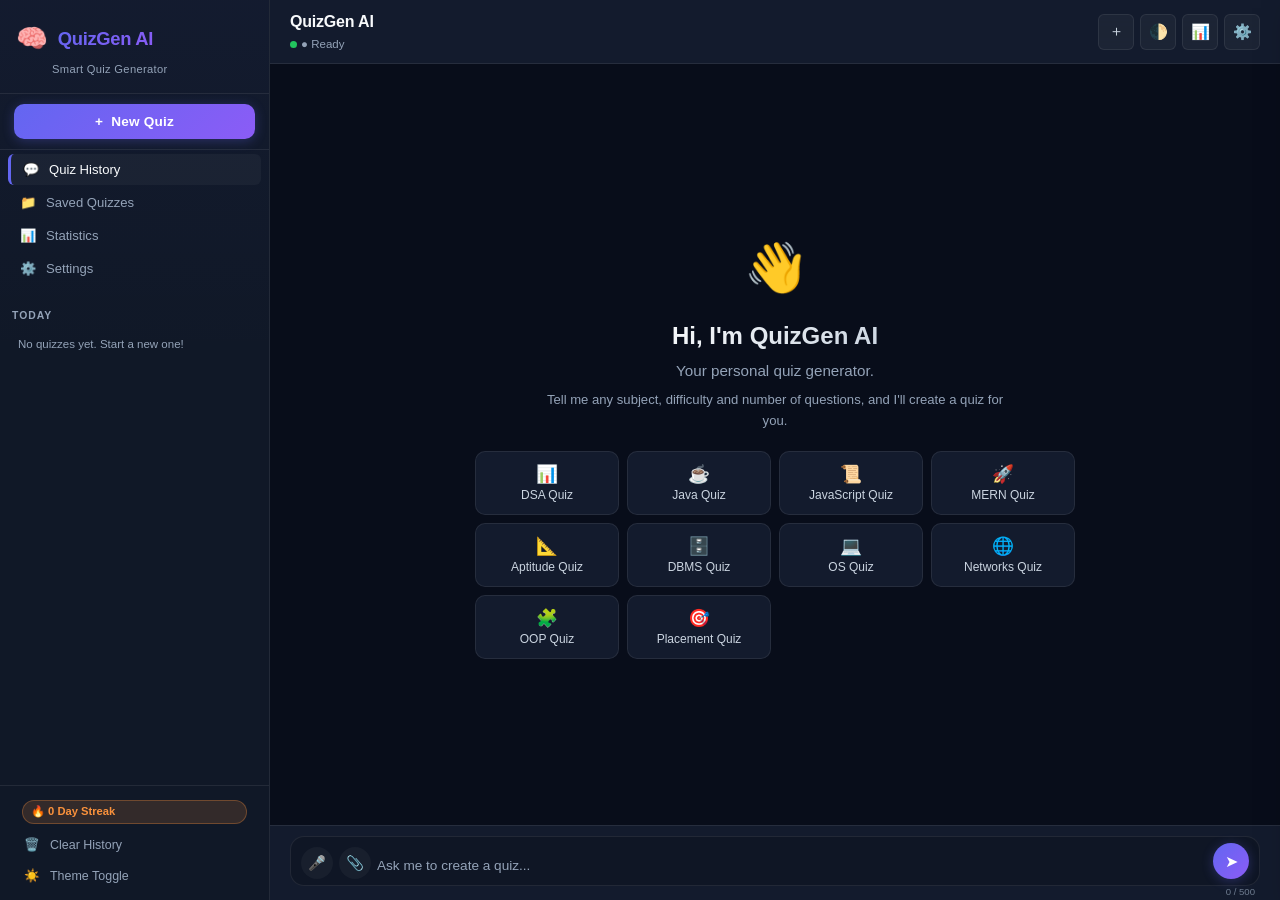
<file: index.html>
<!DOCTYPE html>
<html lang="en">
<head>
    <meta charset="UTF-8">
    <meta name="viewport" content="width=device-width, initial-scale=1.0">
    <title>QuizGen AI – Quiz Generator Chatbot</title>
    <link rel="stylesheet" href="style.css">
</head>
<body>
    <div class="app-container" id="appContainer">
        <div class="sidebar-overlay" id="sidebarOverlay"></div>

        <!-- SIDEBAR -->
        <aside class="sidebar" id="sidebar" aria-label="Sidebar navigation">
            <div class="sidebar-header">
                <div class="sidebar-logo"><span class="logo-icon">🧠</span><span class="logo-text">QuizGen AI</span></div>
                <div class="sidebar-subtitle">Smart Quiz Generator</div>
            </div>
            <div class="sidebar-actions">
                <button class="btn-new-quiz" id="btnNewQuiz" title="Create a new quiz"><span>+</span> New Quiz</button>
            </div>
            <nav class="sidebar-nav" aria-label="Quiz navigation">
                <button class="sidebar-nav-btn active" data-nav="history" id="navHistory"><span>💬</span> Quiz History</button>
                <button class="sidebar-nav-btn" data-nav="saved" id="navSaved"><span>📁</span> Saved Quizzes</button>
                <button class="sidebar-nav-btn" data-nav="stats" id="navStats"><span>📊</span> Statistics</button>
                <button class="sidebar-nav-btn" data-nav="settings" id="navSettings"><span>⚙️</span> Settings</button>
            </nav>
            <div class="sidebar-history" id="sidebarHistory">
                <div class="history-label">Today</div>
                <div id="historyToday"></div>
                <div class="history-label" id="yesterdayLabel" style="display:none;">Yesterday</div>
                <div id="historyYesterday"></div>
                <div class="history-label" id="olderLabel" style="display:none;">Older</div>
                <div id="historyOlder"></div>
            </div>
            <div class="sidebar-footer">
                <span class="streak-badge" id="streakBadge">🔥 0 Day Streak</span>
                <button class="sidebar-footer-btn" id="btnClearHistory" title="Clear all history"><span>🗑️</span> Clear History</button>
                <button class="sidebar-footer-btn" id="btnThemeToggle" title="Toggle dark/light mode"><span>🌙</span> Theme Toggle</button>
            </div>
        </aside>

        <!-- MAIN CHAT AREA -->
        <main class="main-chat" id="mainChat">
            <header class="chat-header">
                <div class="chat-header-left">
                    <button class="hamburger-btn" id="hamburgerBtn" aria-label="Toggle sidebar">☰</button>
                    <div>
                        <div class="chat-header-title">QuizGen AI</div>
                        <div class="chat-header-subtitle"><span class="status-dot"></span><span>● Ready</span></div>
                    </div>
                </div>
                <div class="chat-header-actions">
                    <button class="btn-icon" id="btnHeaderNew" title="New Quiz"><span>＋</span><span class="tooltip">New Quiz</span></button>
                    <button class="btn-icon" id="btnHeaderTheme" title="Toggle Theme"><span>🌓</span><span class="tooltip">Theme</span></button>
                    <button class="btn-icon" id="btnHeaderStats" title="Statistics"><span>📊</span><span class="tooltip">Statistics</span></button>
                    <button class="btn-icon" id="btnHeaderSettings" title="Settings"><span>⚙️</span><span class="tooltip">Settings</span></button>
                </div>
            </header>

            <div class="messages-container" id="messagesContainer"></div>

            <!-- QUIZ INTERFACE -->
            <div class="quiz-interface" id="quizInterface"></div>

            <!-- RESULT SCREEN -->
            <div class="result-screen" id="resultScreen"></div>

            <div class="input-area" id="inputArea">
                <div class="input-container" id="inputContainer">
                    <button class="input-btn" id="btnVoice" title="Voice input (UI only)">🎤</button>
                    <button class="input-btn" id="btnAttachment" title="Attachment (UI only)">📎</button>
                    <textarea id="chatInput" rows="1" placeholder="Ask me to create a quiz..." maxlength="500"></textarea>
                    <button class="input-btn send-btn" id="btnSend" title="Send">➤</button>
                    <span class="char-counter" id="charCounter">0 / 500</span>
                </div>
            </div>
        </main>
    </div>

    <!-- MODALS -->
    <div class="modal-overlay" id="modalOverlay">
        <div class="modal" id="customQuizModal">
            <div class="modal-header">
                <span class="modal-title">⚙️ Custom Quiz Builder</span>
                <button class="modal-close" id="btnCloseModal">✕</button>
            </div>
            <div class="modal-body">
                <div class="form-group">
                    <label class="form-label">Subject</label>
                    <select class="form-select" id="formSubject"></select>
                </div>
                <div class="form-group">
                    <label class="form-label">Topic (optional)</label>
                    <select class="form-select" id="formTopic"><option value="">All Topics</option></select>
                </div>
                <div class="form-group">
                    <label class="form-label">Difficulty</label>
                    <select class="form-select" id="formDifficulty"><option value="easy">Easy</option><option value="medium" selected>Medium</option><option value="hard">Hard</option></select>
                </div>
                <div class="form-group">
                    <label class="form-label">Number of Questions</label>
                    <select class="form-select" id="formQuestionCount"><option value="5">5</option><option value="10" selected>10</option><option value="15">15</option><option value="20">20</option></select>
                </div>
                <div class="form-group">
                    <label class="form-label">Quiz Mode</label>
                    <select class="form-select" id="formMode"><option value="exam" selected>Exam Mode</option><option value="practice">Practice Mode</option><option value="instant">Instant Feedback</option></select>
                </div>
                <div class="form-group">
                    <label class="form-label">Timer</label>
                    <select class="form-select" id="formTimer"><option value="on">On</option><option value="off">Off</option></select>
                </div>
            </div>
            <div class="modal-footer">
                <button class="btn btn-secondary" id="btnCancelModal">Cancel</button>
                <button class="btn btn-primary" id="btnGenerateModal">Generate Quiz</button>
            </div>
        </div>
    </div>

    <!-- STATS DRAWER -->
    <div class="stats-drawer" id="statsDrawer">
        <div class="stats-drawer-header">
            <span class="modal-title">📊 Statistics</span>
            <button class="modal-close" id="btnCloseStats">✕</button>
        </div>
        <div class="stats-drawer-body" id="statsDrawerBody"></div>
    </div>

    <div class="toast-container" id="toastContainer"></div>
<script src="script.js"></script>
</body>
</html>
</file>
<file: style.css>
:root {
            --bg-primary: #080D1A;
            --bg-secondary: #101827;
            --bg-card: #172033;
            --bg-card-hover: #1e2a42;
            --bg-glass: rgba(23, 32, 51, 0.8);
            --bg-glass-light: rgba(255, 255, 255, 0.04);
            --bg-input: #0f1625;
            --primary: #6366F1;
            --primary-hover: #7c7ff5;
            --secondary: #8B5CF6;
            --secondary-hover: #9d70f8;
            --accent: #06B6D4;
            --accent-hover: #0ac6e4;
            --success: #22C55E;
            --warning: #F59E0B;
            --danger: #EF4444;
            --text-primary: #F8FAFC;
            --text-secondary: #cbd5e1;
            --text-muted: #94A3B8;
            --border-color: rgba(255, 255, 255, 0.08);
            --border-glass: rgba(255, 255, 255, 0.08);
            --shadow-sm: 0 2px 8px rgba(0, 0, 0, 0.3);
            --shadow-md: 0 4px 16px rgba(0, 0, 0, 0.4);
            --shadow-lg: 0 8px 32px rgba(0, 0, 0, 0.5);
            --shadow-glow: 0 0 20px rgba(99, 102, 241, 0.3);
            --radius-sm: 6px;
            --radius-md: 10px;
            --radius-lg: 14px;
            --radius-xl: 18px;
            --radius-full: 50px;
            --transition-fast: 0.15s ease;
            --transition-med: 0.3s ease;
            --transition-slow: 0.5s ease;
            --font-family: 'Segoe UI', -apple-system, BlinkMacSystemFont, 'Helvetica Neue', Arial, sans-serif;
            --sidebar-width: 270px;
            --header-height: 64px;
            --input-height: 60px;
            --scrollbar-width: 6px;
            --quiz-max-width: 800px;
        }

        [data-theme="light"] {
            --bg-primary: #f0f4f8;
            --bg-secondary: #ffffff;
            --bg-card: #ffffff;
            --bg-card-hover: #f1f5f9;
            --bg-glass: rgba(255, 255, 255, 0.85);
            --bg-glass-light: rgba(0, 0, 0, 0.03);
            --bg-input: #f8fafc;
            --text-primary: #0f172a;
            --text-secondary: #1e293b;
            --text-muted: #64748b;
            --border-color: rgba(0, 0, 0, 0.1);
            --border-glass: rgba(0, 0, 0, 0.08);
            --shadow-sm: 0 2px 8px rgba(0, 0, 0, 0.06);
            --shadow-md: 0 4px 16px rgba(0, 0, 0, 0.08);
            --shadow-lg: 0 8px 32px rgba(0, 0, 0, 0.1);
            --shadow-glow: 0 0 20px rgba(99, 102, 241, 0.15);
        }

        *,
        *::before,
        *::after {
            margin: 0;
            padding: 0;
            box-sizing: border-box;
        }

        html {
            scroll-behavior: smooth;
            font-size: 16px;
        }

        body {
            font-family: var(--font-family);
            background: var(--bg-primary);
            color: var(--text-primary);
            line-height: 1.6;
            overflow: hidden;
            height: 100vh;
            width: 100vw;
            transition: background var(--transition-med), color var(--transition-med);
            -webkit-font-smoothing: antialiased;
            -moz-osx-font-smoothing: grayscale;
        }

        ::-webkit-scrollbar {
            width: var(--scrollbar-width);
            height: var(--scrollbar-width);
        }
        ::-webkit-scrollbar-track {
            background: transparent;
        }
        ::-webkit-scrollbar-thumb {
            background: var(--text-muted);
            border-radius: 3px;
        }
        ::-webkit-scrollbar-thumb:hover {
            background: var(--primary);
        }

        .app-container {
            display: flex;
            height: 100vh;
            width: 100vw;
            overflow: hidden;
            position: relative;
        }

        /* SIDEBAR */
        .sidebar {
            width: var(--sidebar-width);
            min-width: var(--sidebar-width);
            background: var(--bg-secondary);
            border-right: 1px solid var(--border-glass);
            display: flex;
            flex-direction: column;
            height: 100%;
            transition: transform var(--transition-med), width var(--transition-med);
            z-index: 100;
            position: relative;
            overflow: hidden;
        }
        .sidebar::before {
            content: '';
            position: absolute;
            top: 0;
            left: 0;
            right: 0;
            bottom: 0;
            background: linear-gradient(180deg, rgba(99, 102, 241, 0.04) 0%, transparent 40%);
            pointer-events: none;
        }
        .sidebar-header {
            padding: 18px 16px 14px;
            border-bottom: 1px solid var(--border-glass);
            flex-shrink: 0;
            position: relative;
            z-index: 2;
        }
        .sidebar-logo {
            display: flex;
            align-items: center;
            gap: 10px;
            font-size: 1.15rem;
            font-weight: 700;
            color: var(--text-primary);
            letter-spacing: -0.3px;
        }
        .sidebar-logo .logo-icon {
            font-size: 1.6rem;
        }
        .sidebar-logo .logo-text {
            background: linear-gradient(135deg, var(--primary), var(--secondary));
            -webkit-background-clip: text;
            -webkit-text-fill-color: transparent;
            background-clip: text;
        }
        .sidebar-subtitle {
            font-size: 0.7rem;
            color: var(--text-muted);
            margin-top: 2px;
            padding-left: 36px;
            letter-spacing: 0.3px;
        }
        .sidebar-actions {
            padding: 10px 14px;
            border-bottom: 1px solid var(--border-glass);
            flex-shrink: 0;
            position: relative;
            z-index: 2;
            display: flex;
            flex-direction: column;
            gap: 4px;
        }
        .btn-new-quiz {
            width: 100%;
            padding: 10px 14px;
            background: linear-gradient(135deg, var(--primary), var(--secondary));
            color: #fff;
            border: none;
            border-radius: var(--radius-md);
            font-size: 0.85rem;
            font-weight: 600;
            cursor: pointer;
            display: flex;
            align-items: center;
            justify-content: center;
            gap: 8px;
            transition: all var(--transition-fast);
            letter-spacing: 0.2px;
            box-shadow: 0 2px 12px rgba(99, 102, 241, 0.3);
            font-family: inherit;
        }
        .btn-new-quiz:hover {
            transform: translateY(-1px);
            box-shadow: 0 4px 20px rgba(99, 102, 241, 0.45);
            background: linear-gradient(135deg, var(--primary-hover), var(--secondary-hover));
        }
        .sidebar-nav {
            padding: 4px 8px;
            position: relative;
            z-index: 2;
        }
        .sidebar-nav-btn {
            width: 100%;
            padding: 8px 12px;
            background: transparent;
            border: none;
            color: var(--text-muted);
            font-size: 0.82rem;
            cursor: pointer;
            display: flex;
            align-items: center;
            gap: 10px;
            border-radius: var(--radius-sm);
            transition: all var(--transition-fast);
            text-align: left;
            font-family: inherit;
            margin-bottom: 2px;
        }
        .sidebar-nav-btn:hover {
            background: var(--bg-glass-light);
            color: var(--text-primary);
        }
        .sidebar-nav-btn.active {
            background: var(--bg-glass-light);
            border-left: 3px solid var(--primary);
            color: var(--text-primary);
        }
        .sidebar-history {
            flex: 1;
            overflow-y: auto;
            padding: 8px 12px;
            min-height: 0;
            position: relative;
            z-index: 2;
        }
        .history-label {
            font-size: 0.65rem;
            text-transform: uppercase;
            letter-spacing: 1px;
            color: var(--text-muted);
            margin: 10px 0 4px;
            font-weight: 600;
        }
        .history-item {
            padding: 8px 10px;
            border-radius: var(--radius-sm);
            cursor: pointer;
            font-size: 0.8rem;
            color: var(--text-secondary);
            display: flex;
            align-items: center;
            gap: 8px;
            transition: all var(--transition-fast);
            margin-bottom: 2px;
            word-break: break-word;
        }
        .history-item:hover {
            background: var(--bg-glass-light);
            color: var(--text-primary);
        }
        .history-item .history-icon {
            font-size: 0.85rem;
            flex-shrink: 0;
        }
        .history-item .history-title {
            flex: 1;
            overflow: hidden;
            text-overflow: ellipsis;
            white-space: nowrap;
            font-size: 0.78rem;
        }
        .history-item .history-delete {
            font-size: 0.75rem;
            color: var(--text-muted);
            cursor: pointer;
            opacity: 0;
            transition: opacity var(--transition-fast);
            flex-shrink: 0;
            padding: 2px 4px;
            border-radius: 4px;
            border: none;
            background: transparent;
        }
        .history-item:hover .history-delete {
            opacity: 1;
        }
        .history-item .history-delete:hover {
            color: var(--danger);
            background: rgba(239, 68, 68, 0.1);
        }
        .sidebar-footer {
            padding: 10px 14px;
            border-top: 1px solid var(--border-glass);
            flex-shrink: 0;
            display: flex;
            flex-direction: column;
            gap: 2px;
            position: relative;
            z-index: 2;
        }
        .sidebar-footer-btn {
            padding: 7px 10px;
            background: transparent;
            border: none;
            color: var(--text-muted);
            font-size: 0.78rem;
            cursor: pointer;
            display: flex;
            align-items: center;
            gap: 10px;
            border-radius: var(--radius-sm);
            transition: all var(--transition-fast);
            text-align: left;
            font-family: inherit;
        }
        .sidebar-footer-btn:hover {
            background: var(--bg-glass-light);
            color: var(--text-primary);
        }
        .streak-badge {
            display: inline-flex;
            align-items: center;
            gap: 4px;
            background: rgba(251, 146, 60, 0.15);
            border: 1px solid rgba(251, 146, 60, 0.3);
            border-radius: var(--radius-full);
            padding: 2px 8px;
            font-size: 0.7rem;
            font-weight: 600;
            color: #fb923c;
            margin: 4px 8px;
        }

        /* MAIN CHAT AREA */
        .main-chat {
            flex: 1;
            display: flex;
            flex-direction: column;
            height: 100%;
            min-width: 0;
            position: relative;
            background: var(--bg-primary);
        }
        .chat-header {
            height: var(--header-height);
            padding: 0 20px;
            display: flex;
            align-items: center;
            justify-content: space-between;
            border-bottom: 1px solid var(--border-glass);
            background: var(--bg-glass);
            backdrop-filter: blur(20px);
            -webkit-backdrop-filter: blur(20px);
            flex-shrink: 0;
            z-index: 10;
        }
        .chat-header-left {
            display: flex;
            align-items: center;
            gap: 10px;
            min-width: 0;
        }
        .hamburger-btn {
            display: none;
            width: 36px;
            height: 36px;
            border-radius: var(--radius-sm);
            background: var(--bg-glass-light);
            border: 1px solid var(--border-glass);
            color: var(--text-secondary);
            cursor: pointer;
            align-items: center;
            justify-content: center;
            font-size: 1rem;
            transition: all var(--transition-fast);
            flex-shrink: 0;
            font-family: inherit;
        }
        .hamburger-btn:hover {
            background: var(--bg-card-hover);
            color: var(--text-primary);
        }
        .chat-header-title {
            font-size: 1rem;
            font-weight: 700;
            color: var(--text-primary);
            letter-spacing: -0.2px;
        }
        .chat-header-subtitle {
            font-size: 0.72rem;
            color: var(--text-muted);
            display: flex;
            align-items: center;
            gap: 4px;
        }
        .status-dot {
            width: 7px;
            height: 7px;
            border-radius: 50%;
            background: var(--success);
            display: inline-block;
            animation: statusPulse 2s ease-in-out infinite;
            flex-shrink: 0;
        }
        @keyframes statusPulse {
            0%,
            100% {
                box-shadow: 0 0 0 0 rgba(34, 197, 94, 0.5);
            }
            50% {
                box-shadow: 0 0 0 5px rgba(34, 197, 94, 0);
            }
        }
        .chat-header-actions {
            display: flex;
            gap: 6px;
            align-items: center;
            flex-shrink: 0;
        }
        .btn-icon {
            width: 36px;
            height: 36px;
            border-radius: var(--radius-sm);
            background: var(--bg-glass-light);
            border: 1px solid var(--border-glass);
            color: var(--text-secondary);
            cursor: pointer;
            display: flex;
            align-items: center;
            justify-content: center;
            font-size: 0.95rem;
            transition: all var(--transition-fast);
            position: relative;
            font-family: inherit;
        }
        .btn-icon:hover {
            background: var(--bg-card-hover);
            color: var(--text-primary);
            border-color: var(--border-color);
        }
        .btn-icon .tooltip {
            position: absolute;
            bottom: -28px;
            left: 50%;
            transform: translateX(-50%);
            font-size: 0.65rem;
            color: var(--text-muted);
            background: var(--bg-card);
            padding: 3px 8px;
            border-radius: 4px;
            opacity: 0;
            pointer-events: none;
            transition: opacity var(--transition-fast);
            white-space: nowrap;
            z-index: 20;
        }
        .btn-icon:hover .tooltip {
            opacity: 1;
        }

        .messages-container {
            flex: 1;
            overflow-y: auto;
            padding: 20px 24px;
            display: flex;
            flex-direction: column;
            gap: 14px;
            scroll-behavior: smooth;
            min-height: 0;
        }

        /* WELCOME SCREEN */
        .welcome-screen {
            display: flex;
            flex-direction: column;
            align-items: center;
            justify-content: center;
            flex: 1;
            padding: 20px;
            text-align: center;
            animation: fadeInUp 0.6s ease;
        }
        @keyframes fadeInUp {
            from {
                opacity: 0;
                transform: translateY(10px);
            }
            to {
                opacity: 1;
                transform: translateY(0);
            }
        }
        .welcome-emoji {
            font-size: 3rem;
            margin-bottom: 10px;
            animation: bounce 2s ease-in-out infinite;
        }
        @keyframes bounce {
            0%,
            100% {
                transform: translateY(0);
            }
            50% {
                transform: translateY(-10px);
            }
        }
        .welcome-title {
            font-size: 1.5rem;
            font-weight: 700;
            margin-bottom: 4px;
            background: linear-gradient(135deg, var(--text-primary), var(--text-secondary));
            -webkit-background-clip: text;
            -webkit-text-fill-color: transparent;
            background-clip: text;
        }
        .welcome-subtitle {
            font-size: 0.95rem;
            color: var(--text-muted);
            margin-bottom: 6px;
        }
        .welcome-desc {
            font-size: 0.82rem;
            color: var(--text-muted);
            max-width: 480px;
            margin-bottom: 20px;
            line-height: 1.6;
        }
        .quick-actions {
            display: grid;
            grid-template-columns: repeat(auto-fit, minmax(130px, 1fr));
            gap: 8px;
            max-width: 600px;
            width: 100%;
        }
        .quick-action-card {
            padding: 12px 12px;
            background: var(--bg-glass);
            border: 1px solid var(--border-glass);
            border-radius: var(--radius-md);
            cursor: pointer;
            text-align: center;
            font-size: 0.75rem;
            font-weight: 500;
            color: var(--text-secondary);
            transition: all var(--transition-fast);
            backdrop-filter: blur(10px);
            -webkit-backdrop-filter: blur(10px);
            font-family: inherit;
        }
        .quick-action-card:hover {
            border-color: var(--primary);
            background: var(--bg-card-hover);
            color: var(--text-primary);
            transform: translateY(-2px);
            box-shadow: var(--shadow-md);
        }
        .quick-action-card .qa-icon {
            font-size: 1.1rem;
            display: block;
            margin-bottom: 3px;
        }

        /* CHAT MESSAGES */
        .message {
            display: flex;
            gap: 10px;
            max-width: 85%;
            animation: fadeInUp 0.3s ease;
        }
        .message.user {
            align-self: flex-end;
            flex-direction: row-reverse;
        }
        .message.ai {
            align-self: flex-start;
        }
        .message-avatar {
            width: 34px;
            height: 34px;
            border-radius: 50%;
            flex-shrink: 0;
            display: flex;
            align-items: center;
            justify-content: center;
            font-size: 1rem;
            font-weight: 600;
            margin-top: 2px;
        }
        .message.user .message-avatar {
            background: linear-gradient(135deg, var(--primary), var(--secondary));
            color: #fff;
            font-size: 0.7rem;
        }
        .message.ai .message-avatar {
            background: var(--bg-card);
            border: 1px solid var(--border-glass);
            font-size: 0.9rem;
        }
        .message-bubble {
            padding: 10px 14px;
            border-radius: var(--radius-md);
            font-size: 0.85rem;
            line-height: 1.6;
            word-wrap: break-word;
            overflow-wrap: break-word;
            min-width: 50px;
        }
        .message.user .message-bubble {
            background: linear-gradient(135deg, var(--primary), var(--secondary));
            color: #fff;
            border-bottom-right-radius: 4px;
            box-shadow: var(--shadow-sm);
        }
        .message.ai .message-bubble {
            background: var(--bg-glass);
            border: 1px solid var(--border-glass);
            color: var(--text-primary);
            border-bottom-left-radius: 4px;
            backdrop-filter: blur(10px);
            -webkit-backdrop-filter: blur(10px);
            box-shadow: var(--shadow-sm);
        }
        .message-bubble h3 {
            font-size: 0.9rem;
            font-weight: 700;
            margin: 8px 0 4px;
            color: var(--primary);
        }
        .message-bubble h4 {
            font-size: 0.82rem;
            font-weight: 600;
            margin: 6px 0 2px;
            color: var(--text-primary);
        }
        .message-bubble ul,
        .message-bubble ol {
            padding-left: 18px;
            margin: 4px 0;
        }
        .message-bubble li {
            margin: 2px 0;
            font-size: 0.82rem;
        }
        .message-bubble code {
            background: rgba(99, 102, 241, 0.15);
            padding: 2px 5px;
            border-radius: 3px;
            font-size: 0.78rem;
            font-family: 'Courier New', monospace;
        }
        .message-bubble strong {
            color: var(--primary);
        }
        .msg-timestamp {
            font-size: 0.62rem;
            color: var(--text-muted);
            margin-top: 3px;
            opacity: 0.7;
        }

        /* TYPING INDICATOR */
        .typing-indicator {
            display: flex;
            align-items: center;
            gap: 4px;
            padding: 4px 0;
        }
        .typing-dot {
            width: 7px;
            height: 7px;
            border-radius: 50%;
            background: var(--text-muted);
            animation: typingBounce 1.2s ease-in-out infinite;
        }
        .typing-dot:nth-child(2) {
            animation-delay: 0.2s;
        }
        .typing-dot:nth-child(3) {
            animation-delay: 0.4s;
        }
        @keyframes typingBounce {
            0%,
            60%,
            100% {
                transform: translateY(0);
                opacity: 0.4;
            }
            30% {
                transform: translateY(-5px);
                opacity: 1;
            }
        }

        /* INPUT AREA */
        .input-area {
            padding: 10px 20px 14px;
            border-top: 1px solid var(--border-glass);
            background: var(--bg-glass);
            backdrop-filter: blur(20px);
            -webkit-backdrop-filter: blur(20px);
            flex-shrink: 0;
            z-index: 10;
        }
        .input-container {
            display: flex;
            align-items: flex-end;
            gap: 6px;
            background: var(--bg-input);
            border: 1px solid var(--border-glass);
            border-radius: var(--radius-lg);
            padding: 6px 10px;
            transition: all var(--transition-fast);
            position: relative;
        }
        .input-container:focus-within {
            border-color: var(--primary);
            box-shadow: var(--shadow-glow);
        }
        .input-container textarea {
            flex: 1;
            background: transparent;
            border: none;
            outline: none;
            color: var(--text-primary);
            font-size: 0.85rem;
            font-family: inherit;
            resize: none;
            line-height: 1.5;
            max-height: 100px;
            min-height: 26px;
            padding: 3px 0;
        }
        .input-container textarea::placeholder {
            color: var(--text-muted);
        }
        .input-btn {
            width: 32px;
            height: 32px;
            border-radius: 50%;
            border: none;
            background: var(--bg-glass-light);
            color: var(--text-muted);
            cursor: pointer;
            display: flex;
            align-items: center;
            justify-content: center;
            font-size: 0.9rem;
            transition: all var(--transition-fast);
            flex-shrink: 0;
            font-family: inherit;
        }
        .input-btn:hover {
            background: var(--bg-card-hover);
            color: var(--text-primary);
        }
        .input-btn.send-btn {
            background: linear-gradient(135deg, var(--primary), var(--secondary));
            color: #fff;
            width: 36px;
            height: 36px;
            font-size: 1rem;
            box-shadow: 0 2px 12px rgba(99, 102, 241, 0.3);
        }
        .char-counter {
            font-size: 0.6rem;
            color: var(--text-muted);
            position: absolute;
            bottom: -14px;
            right: 4px;
            opacity: 0.7;
        }

        /* QUIZ INTERFACE */
        .quiz-interface {
            display: none;
            flex-direction: column;
            height: 100%;
            padding: 16px 24px;
            gap: 12px;
            overflow-y: auto;
            max-width: var(--quiz-max-width);
            margin: 0 auto;
            width: 100%;
        }
        .quiz-interface.active {
            display: flex;
        }
        .quiz-header-row {
            display: flex;
            justify-content: space-between;
            align-items: center;
            flex-wrap: wrap;
            gap: 8px;
        }
        .quiz-title {
            font-size: 0.95rem;
            font-weight: 700;
            color: var(--text-primary);
        }
        .quiz-meta {
            font-size: 0.72rem;
            color: var(--text-muted);
            display: flex;
            gap: 12px;
            flex-wrap: wrap;
            align-items: center;
        }
        .quiz-timer {
            font-size: 0.85rem;
            font-weight: 700;
            color: var(--accent);
            font-family: 'Courier New', monospace;
            letter-spacing: 1px;
            padding: 3px 10px;
            border-radius: var(--radius-sm);
            background: var(--bg-glass-light);
            border: 1px solid var(--border-glass);
        }
        .quiz-timer.low {
            color: var(--danger);
            animation: timerPulse 1s ease-in-out infinite;
        }
        @keyframes timerPulse {
            0%,
            100% {
                opacity: 1;
            }
            50% {
                opacity: 0.5;
            }
        }
        .quiz-progress-bar {
            width: 100%;
            height: 4px;
            background: var(--bg-glass-light);
            border-radius: 2px;
            overflow: hidden;
        }
        .quiz-progress-fill {
            height: 100%;
            background: linear-gradient(90deg, var(--primary), var(--secondary));
            border-radius: 2px;
            transition: width 0.4s ease;
        }
        .question-card {
            background: var(--bg-card);
            border: 1px solid var(--border-glass);
            border-radius: var(--radius-lg);
            padding: 18px 20px;
            animation: fadeInUp 0.3s ease;
            box-shadow: var(--shadow-sm);
        }
        .question-progress-text {
            font-size: 0.7rem;
            color: var(--text-muted);
            margin-bottom: 6px;
            display: flex;
            justify-content: space-between;
        }
        .question-text {
            font-size: 0.92rem;
            font-weight: 600;
            margin-bottom: 14px;
            line-height: 1.5;
        }
        .options-container {
            display: flex;
            flex-direction: column;
            gap: 8px;
        }
        .option-btn {
            padding: 10px 14px;
            background: var(--bg-glass-light);
            border: 1px solid var(--border-glass);
            border-radius: var(--radius-md);
            cursor: pointer;
            font-size: 0.82rem;
            transition: all var(--transition-fast);
            text-align: left;
            font-family: inherit;
            color: var(--text-secondary);
            display: flex;
            align-items: center;
            gap: 10px;
        }
        .option-btn:hover {
            border-color: var(--primary);
            background: var(--bg-card-hover);
            color: var(--text-primary);
        }
        .option-btn.selected {
            border-color: var(--primary);
            background: rgba(99, 102, 241, 0.15);
            color: var(--text-primary);
            box-shadow: 0 0 0 1px var(--primary);
        }
        .option-btn.correct {
            border-color: var(--success);
            background: rgba(34, 197, 94, 0.15);
            color: var(--success);
        }
        .option-btn.wrong {
            border-color: var(--danger);
            background: rgba(239, 68, 68, 0.15);
            color: var(--danger);
        }
        .option-letter {
            font-weight: 700;
            font-size: 0.8rem;
            width: 22px;
            height: 22px;
            border-radius: 50%;
            background: var(--bg-glass-light);
            display: flex;
            align-items: center;
            justify-content: center;
            flex-shrink: 0;
        }
        .option-btn.selected .option-letter {
            background: var(--primary);
            color: #fff;
        }
        .option-btn.correct .option-letter {
            background: var(--success);
            color: #fff;
        }
        .option-btn.wrong .option-letter {
            background: var(--danger);
            color: #fff;
        }
        .quiz-nav-buttons {
            display: flex;
            justify-content: space-between;
            gap: 8px;
            margin-top: 4px;
            flex-wrap: wrap;
        }
        .btn {
            padding: 8px 16px;
            border-radius: var(--radius-md);
            font-size: 0.8rem;
            font-weight: 600;
            cursor: pointer;
            border: none;
            transition: all var(--transition-fast);
            font-family: inherit;
            display: flex;
            align-items: center;
            gap: 6px;
        }
        .btn-primary {
            background: linear-gradient(135deg, var(--primary), var(--secondary));
            color: #fff;
            box-shadow: 0 2px 12px rgba(99, 102, 241, 0.3);
        }
        .btn-primary:hover {
            transform: translateY(-1px);
            box-shadow: 0 4px 16px rgba(99, 102, 241, 0.45);
        }
        .btn-secondary {
            background: var(--bg-glass-light);
            color: var(--text-secondary);
            border: 1px solid var(--border-glass);
        }
        .btn-secondary:hover {
            background: var(--bg-card-hover);
            color: var(--text-primary);
        }
        .btn-outline {
            background: transparent;
            color: var(--text-muted);
            border: 1px solid var(--border-glass);
        }
        .btn-outline:hover {
            border-color: var(--primary);
            color: var(--text-primary);
        }
        .btn-success {
            background: var(--success);
            color: #fff;
        }
        .btn-danger {
            background: var(--danger);
            color: #fff;
        }
        .btn-warning {
            background: var(--warning);
            color: #fff;
        }
        .btn:disabled {
            opacity: 0.4;
            cursor: not-allowed;
            transform: none !important;
        }

        .question-navigator {
            display: flex;
            gap: 4px;
            flex-wrap: wrap;
            justify-content: center;
            padding: 6px 0;
        }
        .nav-dot {
            width: 32px;
            height: 32px;
            border-radius: var(--radius-sm);
            border: 1px solid var(--border-glass);
            background: var(--bg-glass-light);
            color: var(--text-muted);
            cursor: pointer;
            font-size: 0.75rem;
            font-family: inherit;
            display: flex;
            align-items: center;
            justify-content: center;
            transition: all var(--transition-fast);
        }
        .nav-dot:hover {
            border-color: var(--primary);
            color: var(--text-primary);
        }
        .nav-dot.current {
            background: var(--primary);
            color: #fff;
            border-color: var(--primary);
            box-shadow: 0 0 12px rgba(99, 102, 241, 0.4);
        }
        .nav-dot.answered {
            background: var(--success);
            color: #fff;
            border-color: var(--success);
        }
        .nav-dot.review {
            background: var(--warning);
            color: #fff;
            border-color: var(--warning);
        }
        .nav-dot.answered-review {
            background: linear-gradient(135deg, var(--success), var(--warning));
            color: #fff;
            border-color: var(--warning);
        }

        .explanation-box {
            padding: 10px 14px;
            border-radius: var(--radius-md);
            margin-top: 8px;
            font-size: 0.8rem;
            background: var(--bg-glass-light);
            border-left: 3px solid var(--primary);
        }
        .explanation-box.correct {
            border-left-color: var(--success);
            background: rgba(34, 197, 94, 0.08);
        }
        .explanation-box.wrong {
            border-left-color: var(--danger);
            background: rgba(239, 68, 68, 0.08);
        }

        /* RESULT SCREEN */
        .result-screen {
            display: none;
            flex-direction: column;
            align-items: center;
            padding: 20px;
            gap: 14px;
            overflow-y: auto;
            max-width: var(--quiz-max-width);
            margin: 0 auto;
            width: 100%;
        }
        .result-screen.active {
            display: flex;
        }
        .result-card {
            background: var(--bg-card);
            border: 1px solid var(--border-glass);
            border-radius: var(--radius-lg);
            padding: 24px;
            text-align: center;
            width: 100%;
            max-width: 500px;
            box-shadow: var(--shadow-md);
            animation: fadeInUp 0.5s ease;
        }
        .result-emoji {
            font-size: 3rem;
            margin-bottom: 8px;
        }
        .result-score {
            font-size: 2.4rem;
            font-weight: 800;
            background: linear-gradient(135deg, var(--primary), var(--secondary));
            -webkit-background-clip: text;
            -webkit-text-fill-color: transparent;
            background-clip: text;
        }
        .result-percentage {
            font-size: 1.1rem;
            color: var(--text-muted);
            font-weight: 600;
        }
        .result-stats {
            display: grid;
            grid-template-columns: repeat(auto-fit, minmax(100px, 1fr));
            gap: 8px;
            margin: 14px 0;
            width: 100%;
        }
        .stat-item {
            background: var(--bg-glass-light);
            border-radius: var(--radius-sm);
            padding: 8px;
            text-align: center;
        }
        .stat-value {
            font-size: 1.1rem;
            font-weight: 700;
            color: var(--text-primary);
        }
        .stat-label {
            font-size: 0.65rem;
            color: var(--text-muted);
            text-transform: uppercase;
            letter-spacing: 0.5px;
        }
        .performance-label {
            font-size: 1rem;
            font-weight: 700;
            padding: 6px 16px;
            border-radius: var(--radius-full);
            display: inline-block;
        }
        .performance-excellent {
            background: rgba(34, 197, 94, 0.2);
            color: var(--success);
        }
        .performance-good {
            background: rgba(6, 182, 212, 0.2);
            color: var(--accent);
        }
        .performance-improve {
            background: rgba(245, 158, 11, 0.2);
            color: var(--warning);
        }
        .performance-keep {
            background: rgba(239, 68, 68, 0.2);
            color: var(--danger);
        }

        .result-review {
            width: 100%;
            display: flex;
            flex-direction: column;
            gap: 8px;
        }
        .review-card {
            background: var(--bg-card);
            border: 1px solid var(--border-glass);
            border-radius: var(--radius-md);
            padding: 12px 16px;
        }
        .review-card.correct {
            border-left: 3px solid var(--success);
        }
        .review-card.wrong {
            border-left: 3px solid var(--danger);
        }
        .review-card.skipped {
            border-left: 3px solid var(--warning);
        }
        .review-question {
            font-size: 0.82rem;
            font-weight: 600;
        }
        .review-answer {
            font-size: 0.75rem;
            color: var(--text-muted);
            margin-top: 4px;
        }
        .review-answer .correct-text {
            color: var(--success);
        }
        .review-answer .wrong-text {
            color: var(--danger);
        }
        .result-actions {
            display: flex;
            gap: 8px;
            flex-wrap: wrap;
            justify-content: center;
        }

        /* WEAK TOPICS */
        .weak-topics {
            width: 100%;
            background: var(--bg-card);
            border: 1px solid var(--border-glass);
            border-radius: var(--radius-md);
            padding: 14px;
        }
        .weak-topic-item {
            display: flex;
            justify-content: space-between;
            padding: 4px 0;
            font-size: 0.78rem;
            border-bottom: 1px solid var(--border-glass);
        }

        /* MODALS */
        .modal-overlay {
            position: fixed;
            top: 0;
            left: 0;
            right: 0;
            bottom: 0;
            background: rgba(0, 0, 0, 0.6);
            z-index: 200;
            display: none;
            align-items: center;
            justify-content: center;
            animation: fadeIn 0.2s ease;
        }
        .modal-overlay.active {
            display: flex;
        }
        @keyframes fadeIn {
            from {
                opacity: 0;
            }
            to {
                opacity: 1;
            }
        }
        .modal {
            background: var(--bg-card);
            border: 1px solid var(--border-glass);
            border-radius: var(--radius-lg);
            padding: 20px 24px;
            max-width: 480px;
            width: 90%;
            max-height: 80vh;
            overflow-y: auto;
            box-shadow: var(--shadow-lg);
            animation: slideUp 0.3s ease;
        }
        @keyframes slideUp {
            from {
                opacity: 0;
                transform: translateY(20px);
            }
            to {
                opacity: 1;
                transform: translateY(0);
            }
        }
        .modal-header {
            display: flex;
            justify-content: space-between;
            align-items: center;
            margin-bottom: 14px;
        }
        .modal-title {
            font-size: 1rem;
            font-weight: 700;
        }
        .modal-close {
            width: 30px;
            height: 30px;
            border-radius: 50%;
            border: none;
            background: var(--bg-glass-light);
            color: var(--text-muted);
            cursor: pointer;
            font-size: 1rem;
            display: flex;
            align-items: center;
            justify-content: center;
            transition: all var(--transition-fast);
            font-family: inherit;
        }
        .modal-close:hover {
            background: var(--bg-card-hover);
            color: var(--text-primary);
        }
        .modal-body {
            display: flex;
            flex-direction: column;
            gap: 10px;
        }
        .form-group {
            display: flex;
            flex-direction: column;
            gap: 4px;
        }
        .form-label {
            font-size: 0.75rem;
            font-weight: 600;
            color: var(--text-secondary);
        }
        .form-select,
        .form-input {
            padding: 8px 12px;
            background: var(--bg-input);
            border: 1px solid var(--border-glass);
            border-radius: var(--radius-sm);
            color: var(--text-primary);
            font-size: 0.82rem;
            font-family: inherit;
            outline: none;
            transition: all var(--transition-fast);
        }
        .form-select:focus,
        .form-input:focus {
            border-color: var(--primary);
            box-shadow: 0 0 0 2px rgba(99, 102, 241, 0.2);
        }
        .form-select option {
            background: var(--bg-card);
            color: var(--text-primary);
        }
        .modal-footer {
            display: flex;
            gap: 8px;
            justify-content: flex-end;
            margin-top: 14px;
        }

        /* TOAST */
        .toast-container {
            position: fixed;
            bottom: 20px;
            right: 20px;
            z-index: 300;
            display: flex;
            flex-direction: column;
            gap: 8px;
            pointer-events: none;
        }
        .toast {
            padding: 10px 18px;
            border-radius: var(--radius-md);
            background: var(--bg-card);
            border: 1px solid var(--border-glass);
            color: var(--text-primary);
            font-size: 0.8rem;
            box-shadow: var(--shadow-lg);
            animation: toastIn 0.3s ease, toastOut 0.3s ease 2.7s forwards;
            pointer-events: auto;
            display: flex;
            align-items: center;
            gap: 8px;
        }
        .toast.success {
            border-left: 3px solid var(--success);
        }
        .toast.error {
            border-left: 3px solid var(--danger);
        }
        .toast.info {
            border-left: 3px solid var(--accent);
        }
        @keyframes toastIn {
            from {
                opacity: 0;
                transform: translateX(30px);
            }
            to {
                opacity: 1;
                transform: translateX(0);
            }
        }
        @keyframes toastOut {
            from {
                opacity: 1;
                transform: translateX(0);
            }
            to {
                opacity: 0;
                transform: translateX(30px);
            }
        }

        /* SIDEBAR OVERLAY */
        .sidebar-overlay {
            position: fixed;
            top: 0;
            left: 0;
            right: 0;
            bottom: 0;
            background: rgba(0, 0, 0, 0.5);
            z-index: 99;
            display: none;
            animation: fadeIn 0.3s ease;
        }
        .sidebar-overlay.active {
            display: block;
        }

        /* STATS DRAWER */
        .stats-drawer {
            position: fixed;
            top: 0;
            right: -420px;
            width: 400px;
            max-width: 90vw;
            height: 100%;
            background: var(--bg-secondary);
            border-left: 1px solid var(--border-glass);
            z-index: 150;
            transition: right var(--transition-med);
            overflow-y: auto;
            box-shadow: var(--shadow-lg);
        }
        .stats-drawer.open {
            right: 0;
        }
        .stats-drawer-header {
            padding: 16px 20px;
            border-bottom: 1px solid var(--border-glass);
            display: flex;
            justify-content: space-between;
            align-items: center;
        }
        .stats-drawer-body {
            padding: 16px 20px;
            display: flex;
            flex-direction: column;
            gap: 14px;
        }
        .stats-grid {
            display: grid;
            grid-template-columns: repeat(2, 1fr);
            gap: 8px;
        }
        .stats-card {
            background: var(--bg-card);
            border: 1px solid var(--border-glass);
            border-radius: var(--radius-md);
            padding: 12px;
            text-align: center;
        }
        .stats-card-value {
            font-size: 1.3rem;
            font-weight: 700;
            color: var(--primary);
        }
        .stats-card-label {
            font-size: 0.68rem;
            color: var(--text-muted);
        }
        .subject-performance {
            display: flex;
            flex-direction: column;
            gap: 6px;
        }
        .subject-bar-row {
            display: flex;
            align-items: center;
            gap: 8px;
            font-size: 0.78rem;
        }
        .subject-bar-label {
            width: 80px;
            flex-shrink: 0;
            color: var(--text-secondary);
        }
        .subject-bar-track {
            flex: 1;
            height: 6px;
            background: var(--bg-glass-light);
            border-radius: 3px;
            overflow: hidden;
        }
        .subject-bar-fill {
            height: 100%;
            border-radius: 3px;
            background: linear-gradient(90deg, var(--primary), var(--secondary));
            transition: width 0.5s ease;
        }
        .subject-bar-percent {
            width: 40px;
            text-align: right;
            font-weight: 600;
            color: var(--text-primary);
            flex-shrink: 0;
        }

        /* RESPONSIVE */
        @media (max-width: 1024px) {
            .sidebar {
                width: 250px;
                min-width: 250px;
            }
            .message {
                max-width: 90%;
            }
        }
        @media (max-width: 768px) {
            .sidebar {
                position: fixed;
                top: 0;
                left: 0;
                bottom: 0;
                transform: translateX(-100%);
                width: 280px;
                min-width: 280px;
                z-index: 100;
                box-shadow: var(--shadow-lg);
            }
            .sidebar.open {
                transform: translateX(0);
            }
            .hamburger-btn {
                display: flex;
            }
            .message {
                max-width: 95%;
            }
            .chat-header {
                padding: 0 12px;
                height: 56px;
            }
            .messages-container {
                padding: 12px;
            }
            .input-area {
                padding: 8px 12px 10px;
            }
            .chat-header-subtitle {
                display: none;
            }
            .chat-header-title {
                font-size: 0.88rem;
            }
            .quick-actions {
                grid-template-columns: repeat(auto-fit, minmax(100px, 1fr));
                gap: 6px;
            }
            .quick-action-card {
                padding: 8px 6px;
                font-size: 0.65rem;
            }
            .welcome-title {
                font-size: 1.25rem;
            }
            .welcome-emoji {
                font-size: 2.2rem;
            }
            .quiz-interface {
                padding: 10px 12px;
            }
            .question-card {
                padding: 14px 16px;
            }
            .result-card {
                padding: 16px;
            }
            .stats-drawer {
                width: 100%;
                max-width: 100vw;
                right: -100%;
            }
        }
        @media (max-width: 425px) {
            .message {
                max-width: 98%;
            }
            .message-bubble {
                padding: 8px 10px;
                font-size: 0.78rem;
            }
            .message-avatar {
                width: 26px;
                height: 26px;
                font-size: 0.75rem;
            }
            .quick-actions {
                grid-template-columns: repeat(2, 1fr);
            }
            .welcome-desc {
                font-size: 0.72rem;
            }
            .input-container textarea {
                font-size: 0.78rem;
            }
            .btn-icon .tooltip {
                display: none;
            }
            .option-btn {
                padding: 8px 10px;
                font-size: 0.75rem;
            }
            .nav-dot {
                width: 28px;
                height: 28px;
                font-size: 0.7rem;
            }
        }
        @media (min-width: 1920px) {
            .messages-container {
                padding: 30px 40px;
            }
            .message {
                max-width: 70%;
            }
            .input-area {
                padding: 14px 40px 18px;
            }
        }
        @media (prefers-reduced-motion: reduce) {
            *,
            *::before,
            *::after {
                animation-duration: 0.01ms !important;
                transition-duration: 0.01ms !important;
            }
        }
        button:focus-visible,
        textarea:focus-visible,
        select:focus-visible,
        input:focus-visible {
            outline: 2px solid var(--primary);
            outline-offset: 2px;
        }
</file>
